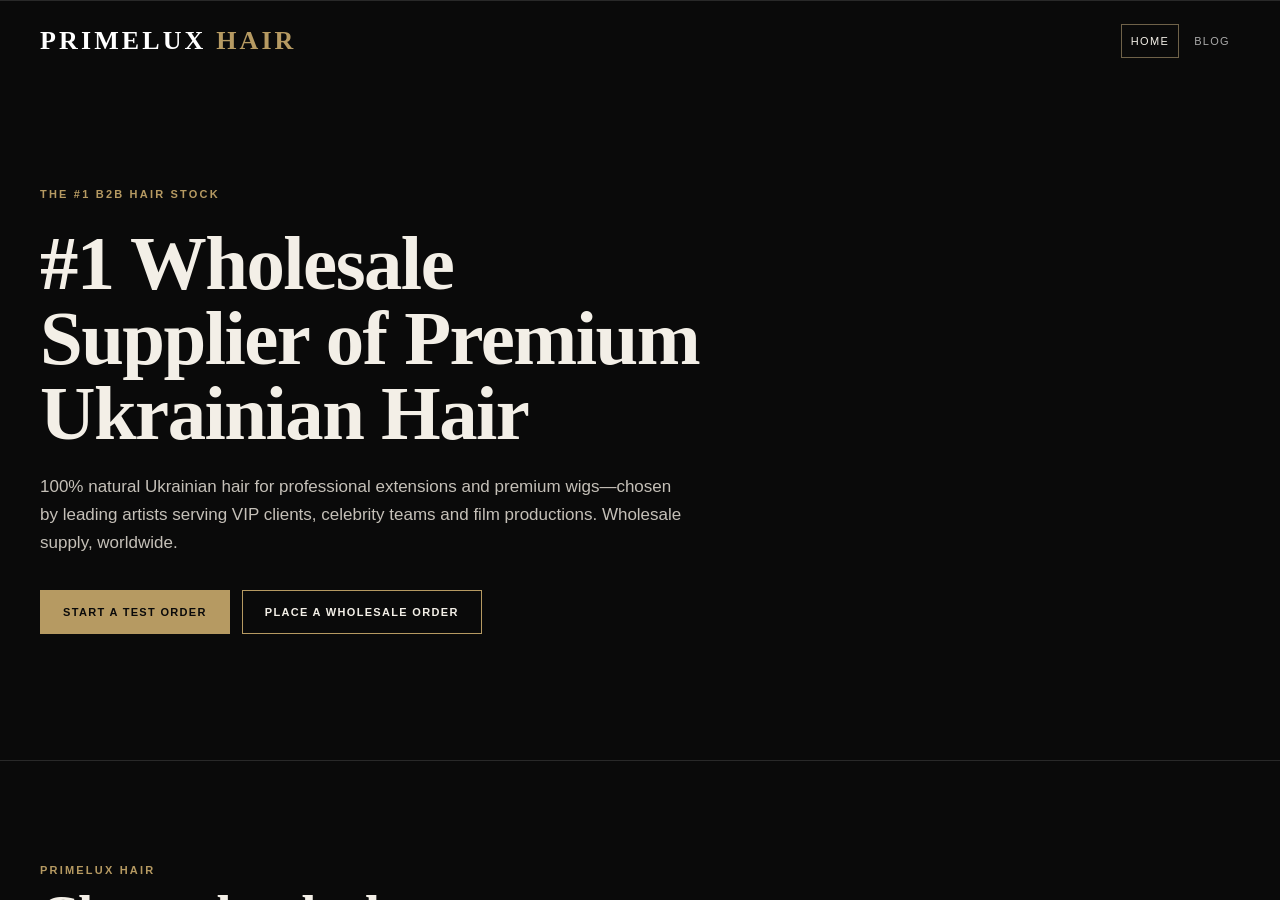
<file: primelux/index.html>
<!doctype html><html lang="en"><head><meta charset="utf-8" /><meta http-equiv="refresh" content="0;url=./en/" /><link rel="canonical" href="https://primeluxhair.com/en/" /></head><body><p><a href="./en/">Continue to PrimeLux Hair</a></p></body></html>
</file>
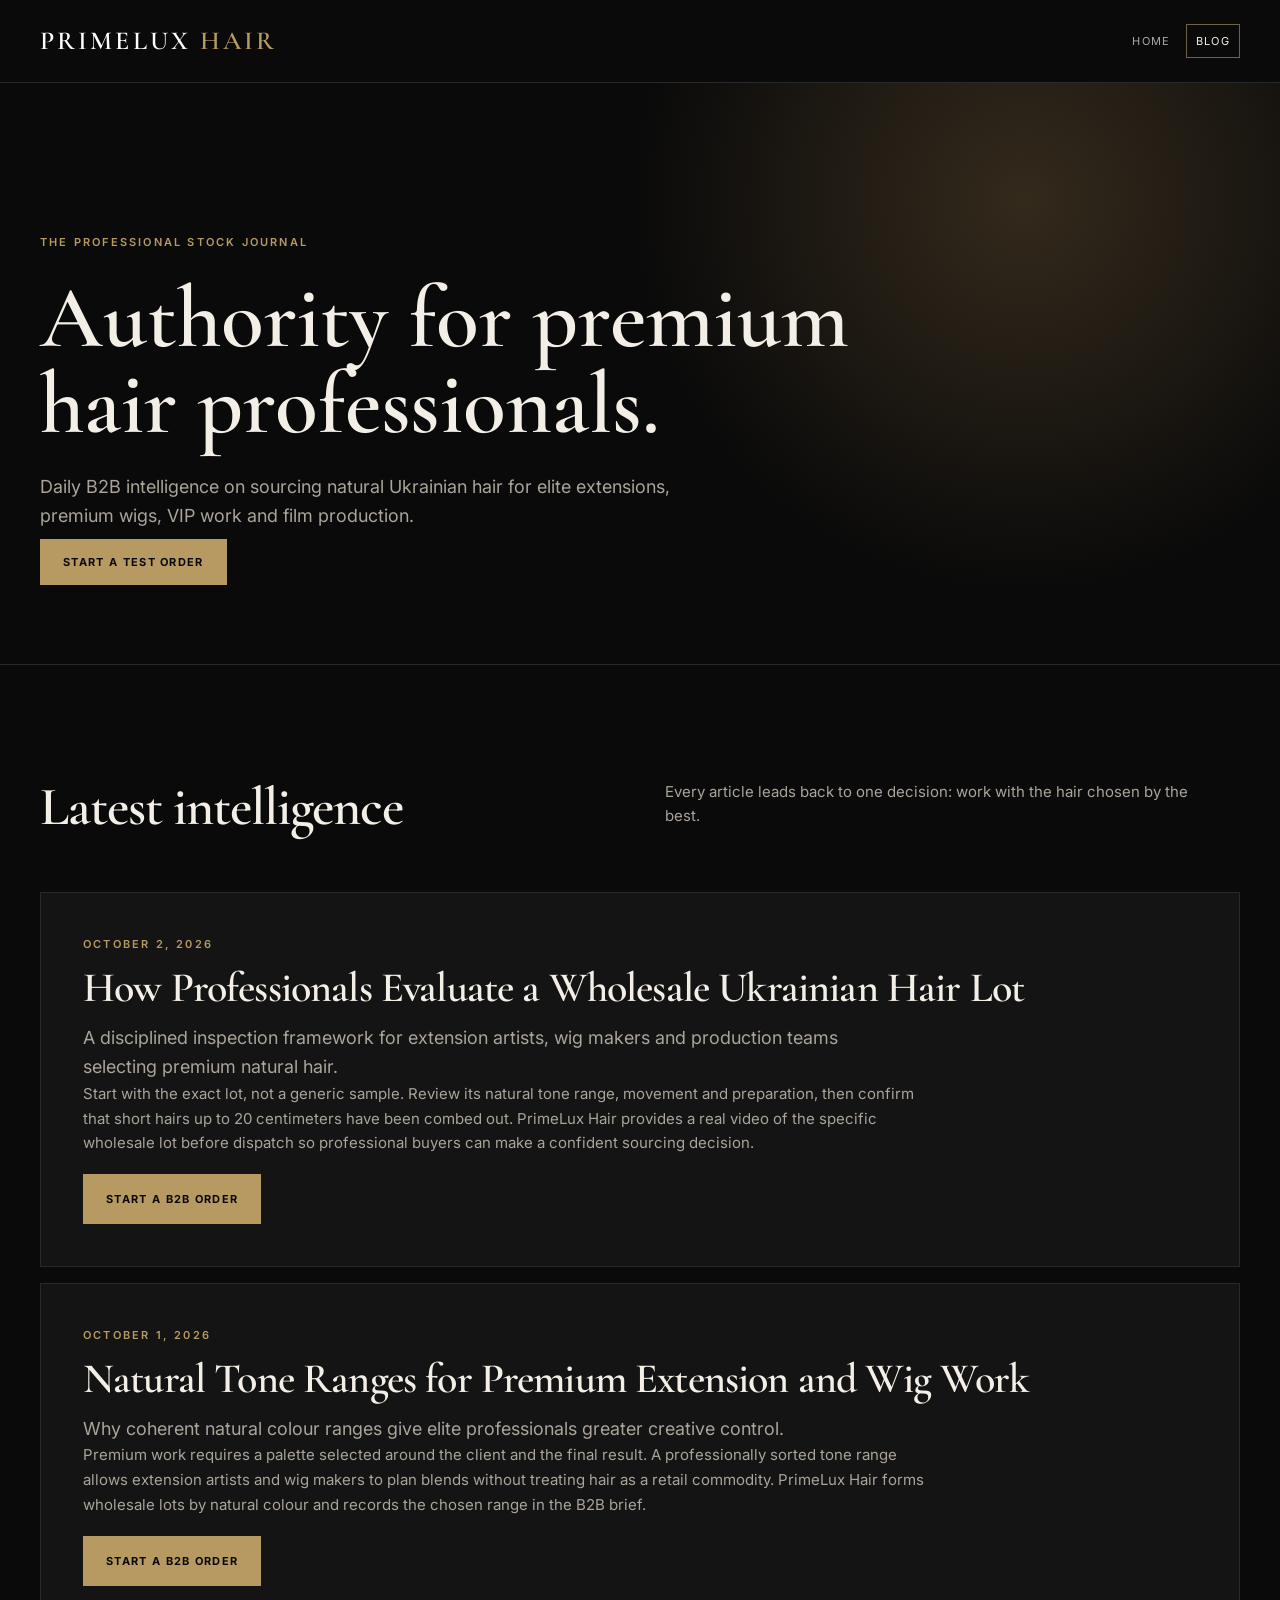
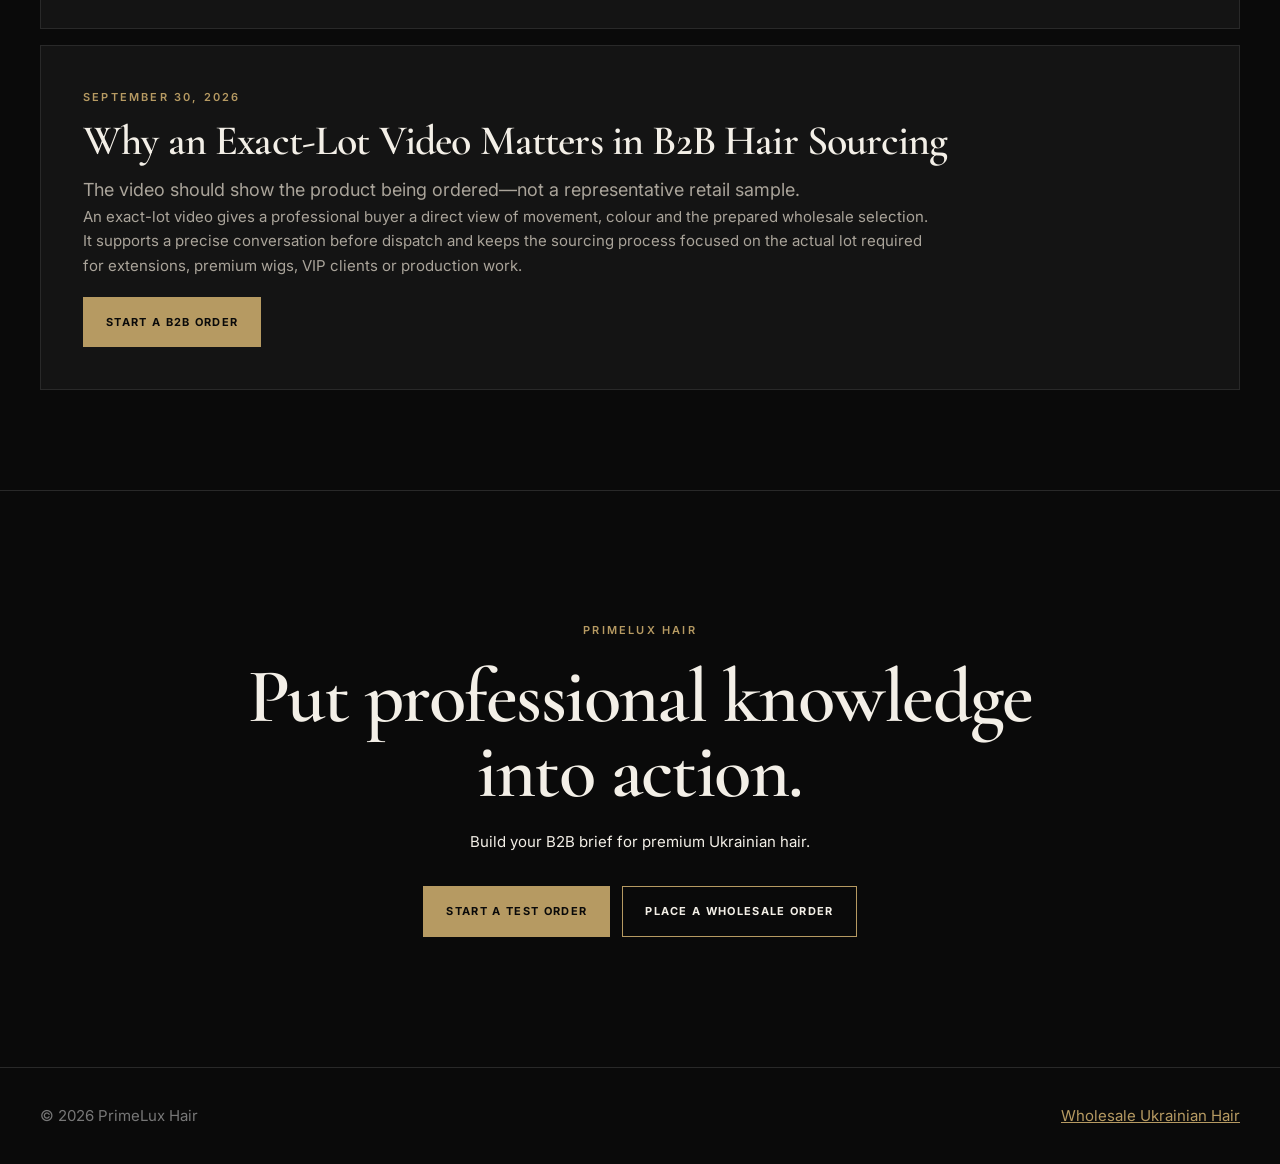
<file: primelux/blog/index.html>
<!doctype html>
<html lang="en">
<head>
  <meta charset="utf-8" />
  <meta name="viewport" content="width=device-width,initial-scale=1" />
  <title>Professional Ukrainian Hair Journal | PrimeLux Hair</title>
  <meta name="description" content="B2B sourcing guidance for premium Ukrainian hair, professional extensions, wig making and film production." />
  <link rel="canonical" href="https://primeluxhair.com/blog/" />
  <link rel="stylesheet" href="../assets/style.css" />
</head>
<body>
  <header class="wrap nav blog-nav"><a class="brand" href="../en/">PRIMELUX <span>HAIR</span></a><nav class="languages"><a href="../en/">HOME</a><a class="active" href="./">BLOG</a></nav></header>
  <main>
    <section class="blog-hero"><div class="wrap"><div class="eyebrow">THE PROFESSIONAL STOCK JOURNAL</div><h1>Authority for premium hair professionals.</h1><p>Daily B2B intelligence on sourcing natural Ukrainian hair for elite extensions, premium wigs, VIP work and film production.</p><a class="btn" href="../en/#order">START A TEST ORDER</a></div></section>
    <section><div class="wrap"><div class="section-head"><h2>Latest intelligence</h2><p>Every article leads back to one decision: work with the hair chosen by the best.</p></div><div id="posts" class="grid blog-posts"></div></div></section>
    <section class="final"><div class="wrap"><div class="eyebrow">PRIMELUX HAIR</div><h2>Put professional knowledge into action.</h2><p>Build your B2B brief for premium Ukrainian hair.</p><div class="actions"><a class="btn" href="../en/#order">START A TEST ORDER</a><a class="btn alt" href="../en/#order">PLACE A WHOLESALE ORDER</a></div></div></section>
  </main>
  <footer><div class="wrap foot"><span>© 2026 PrimeLux Hair</span><a href="../en/">Wholesale Ukrainian Hair</a></div></footer>
  <script src="posts.js"></script>
</body>
</html>
</file>
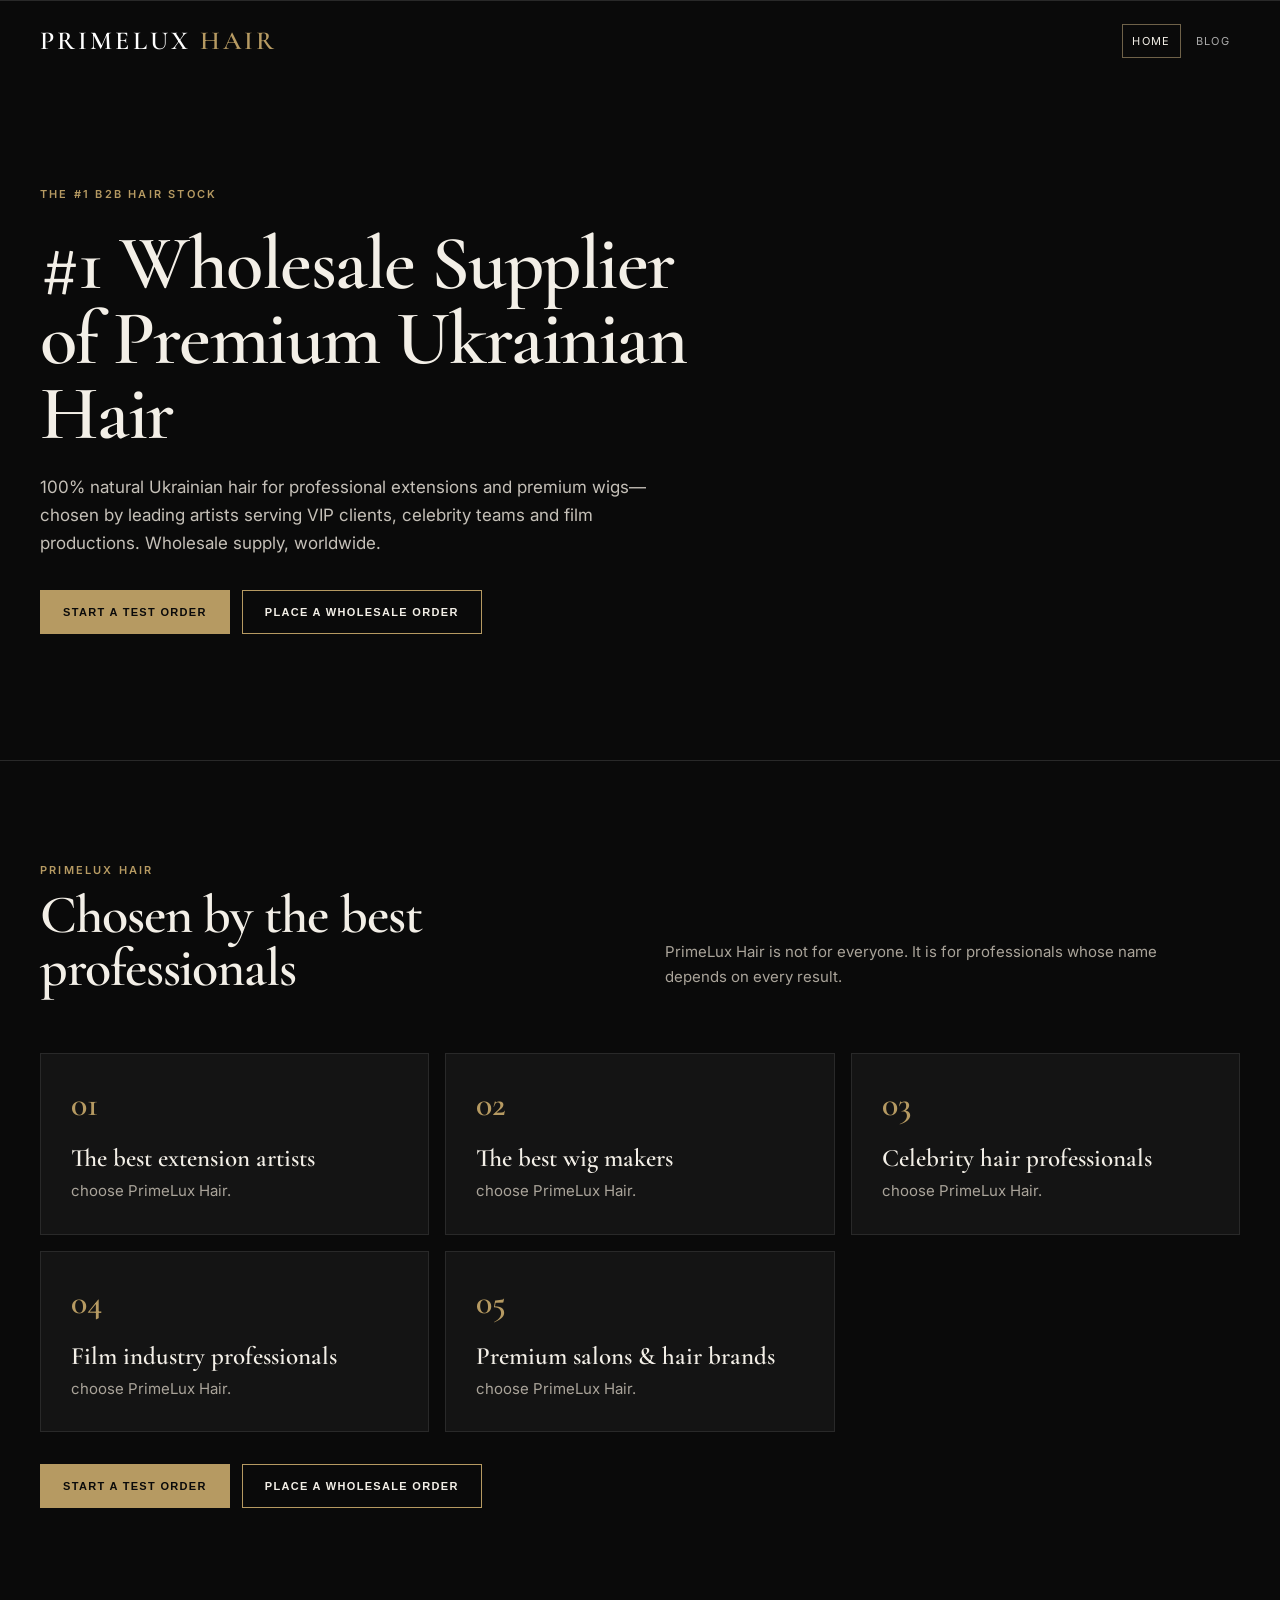
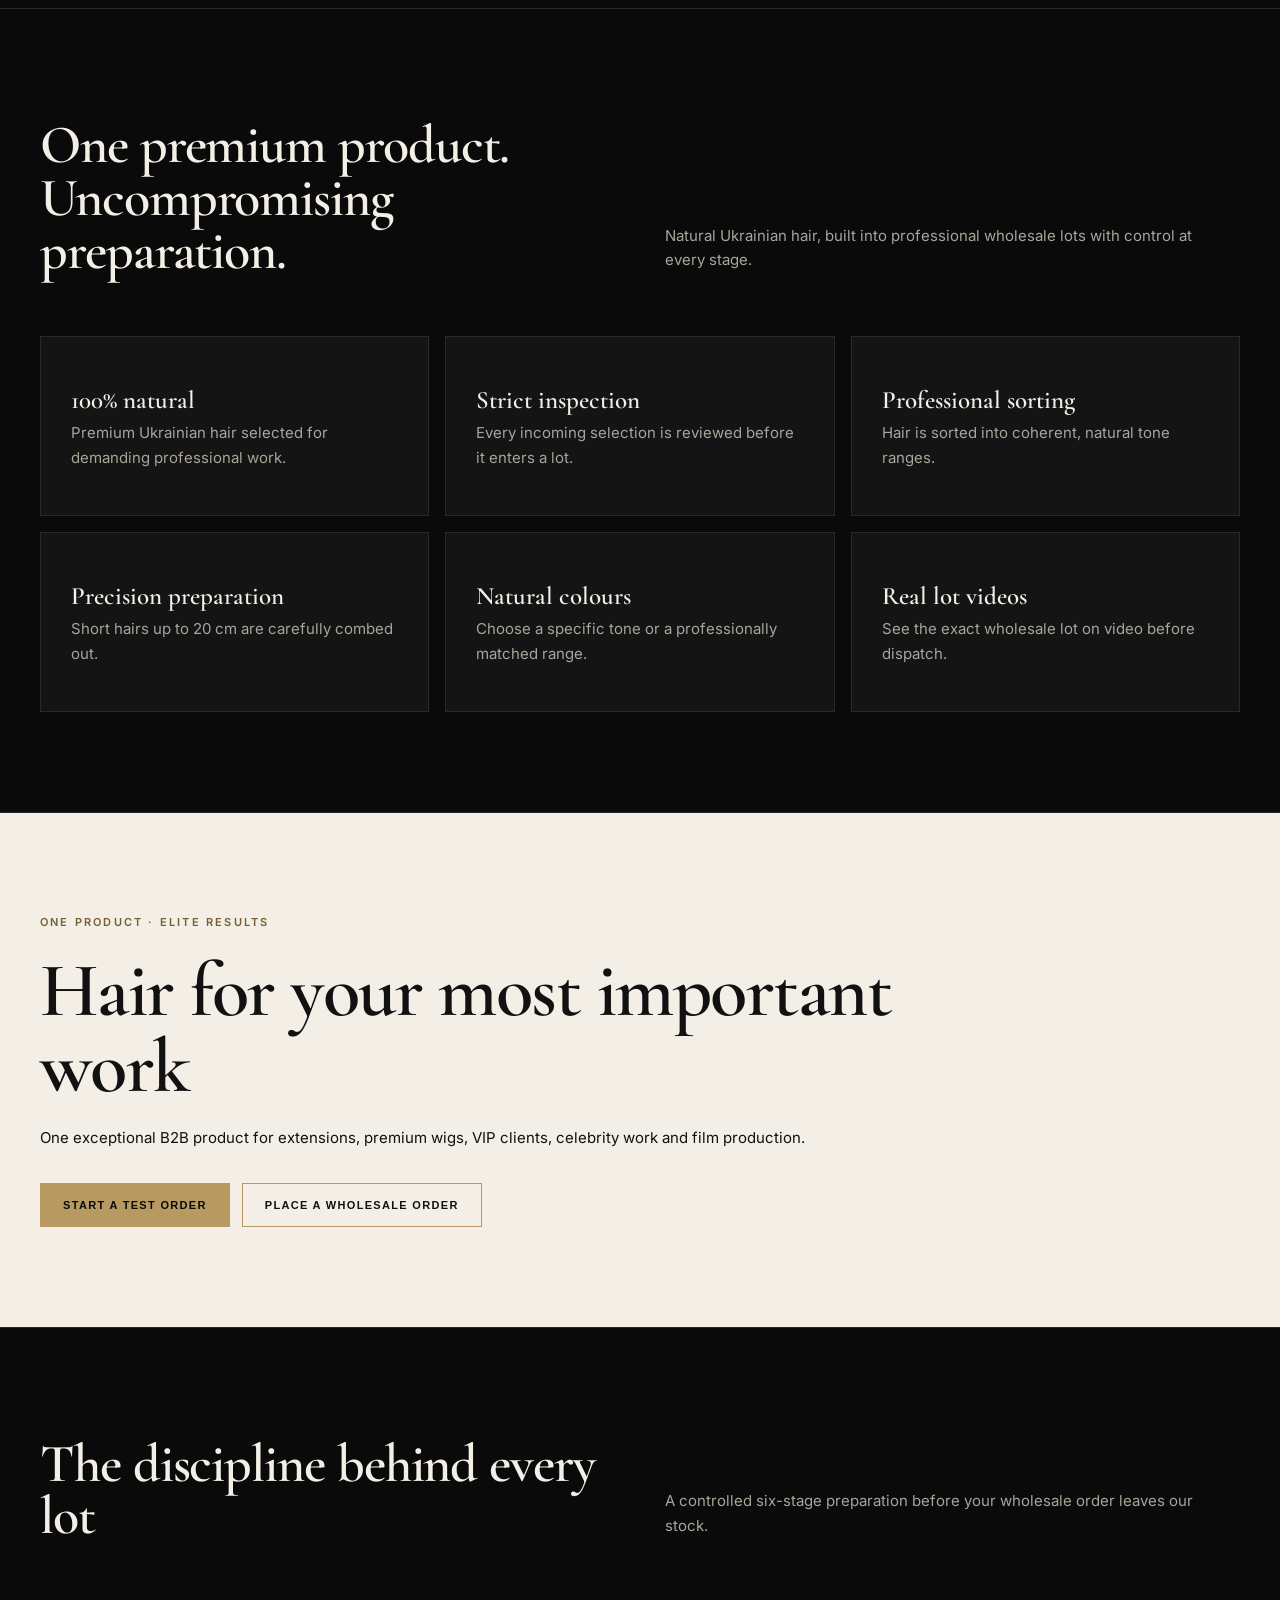
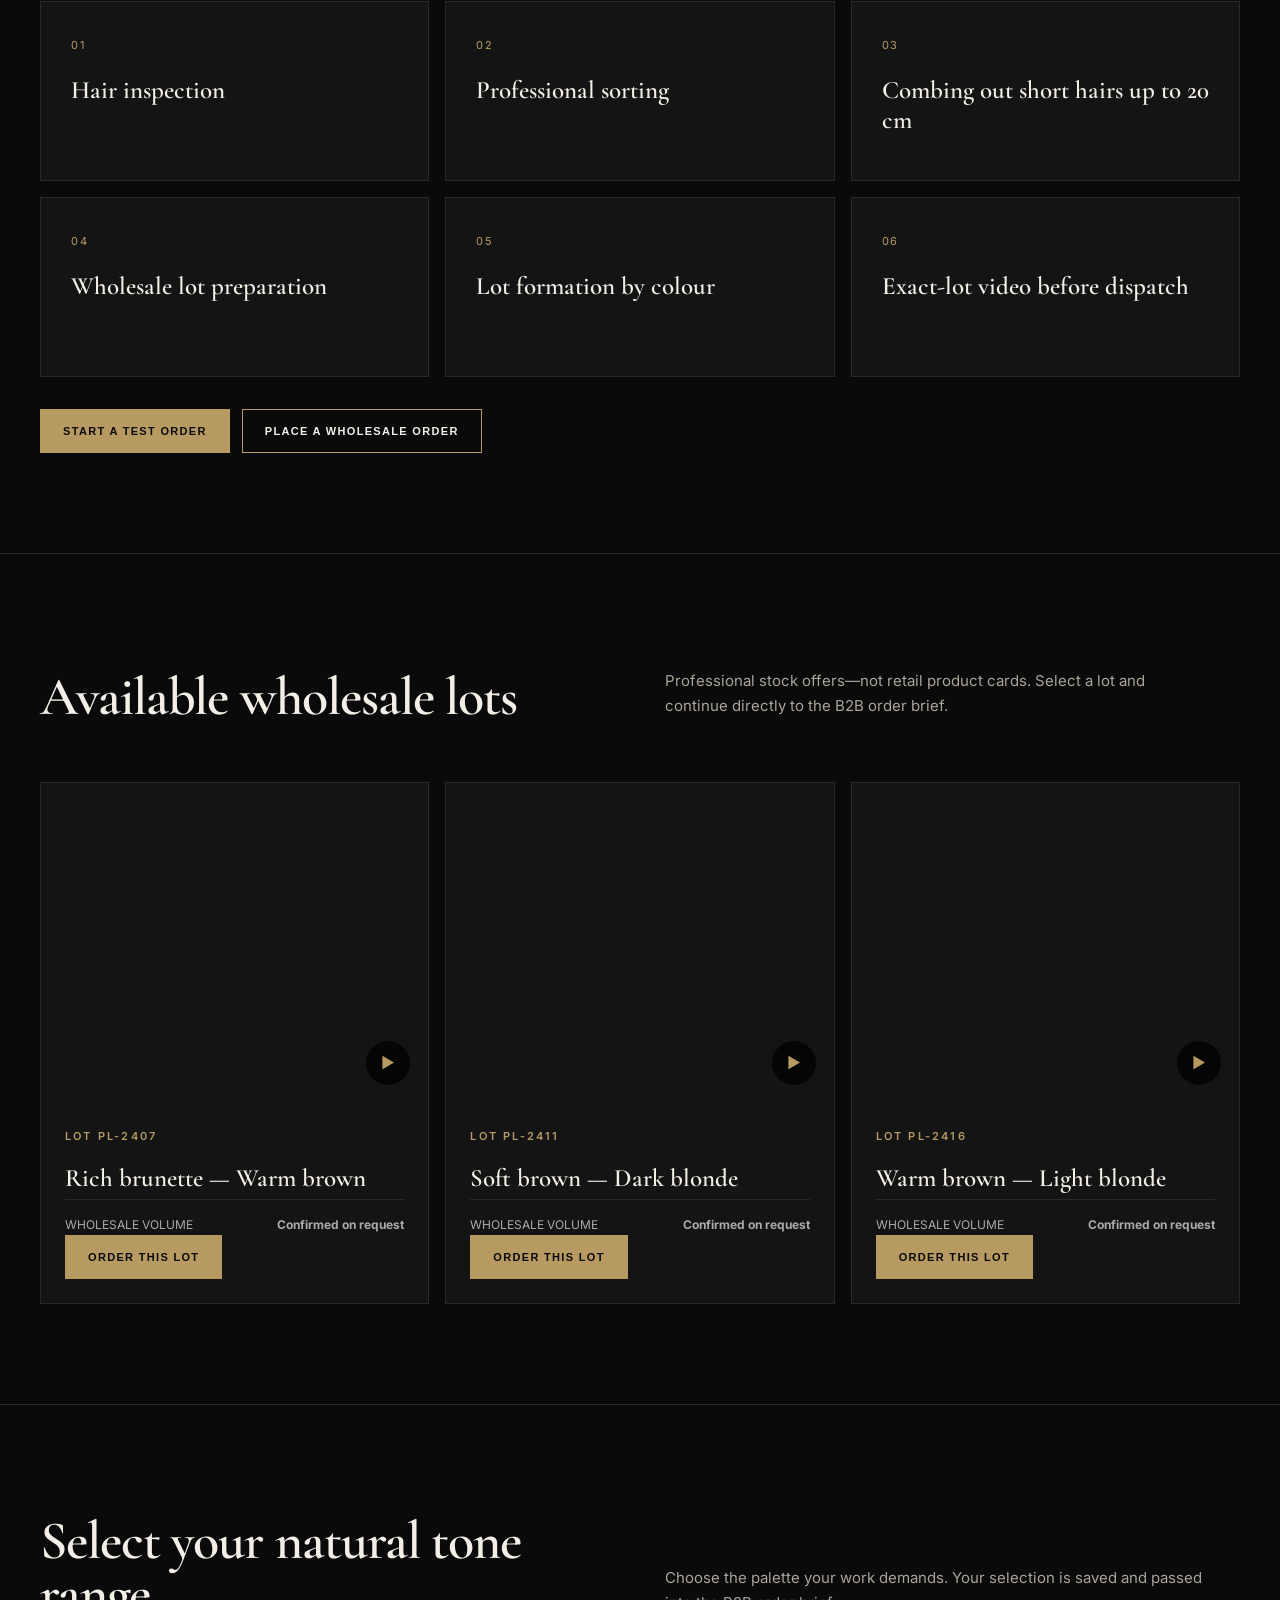
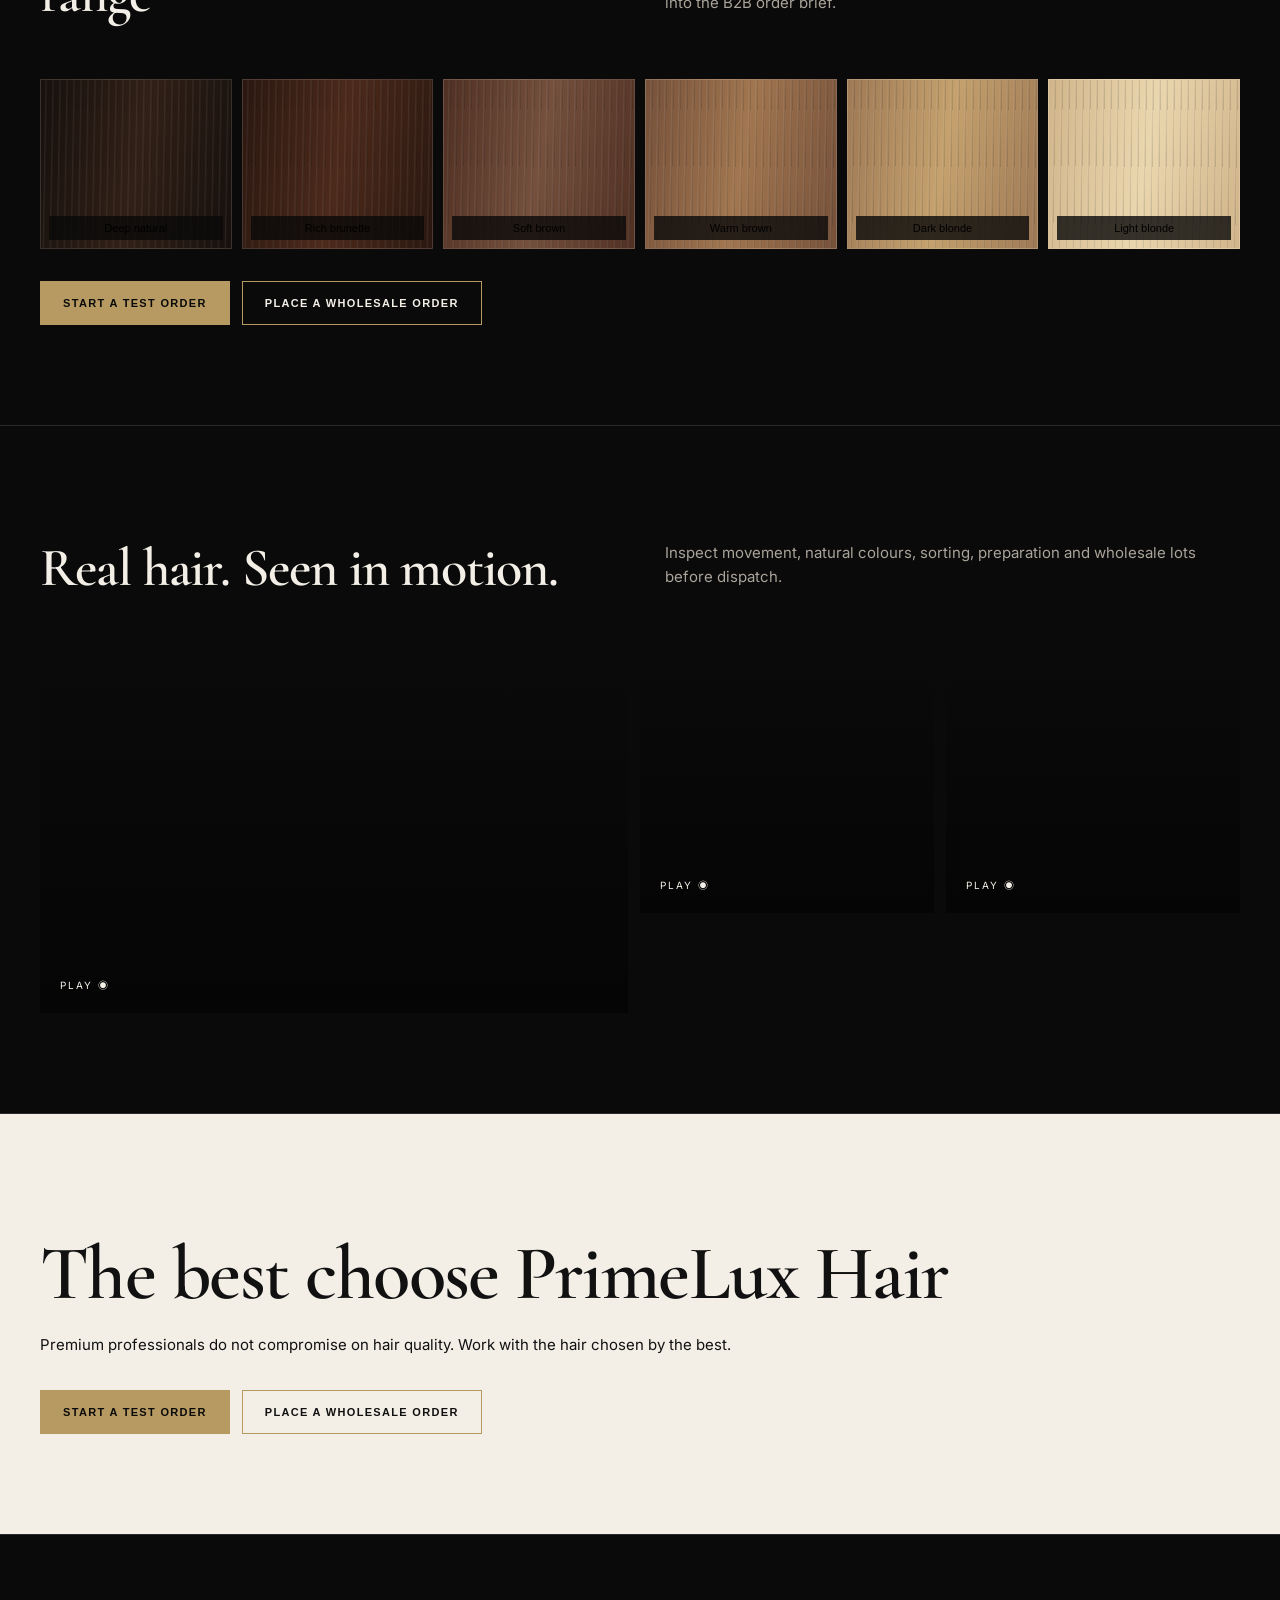
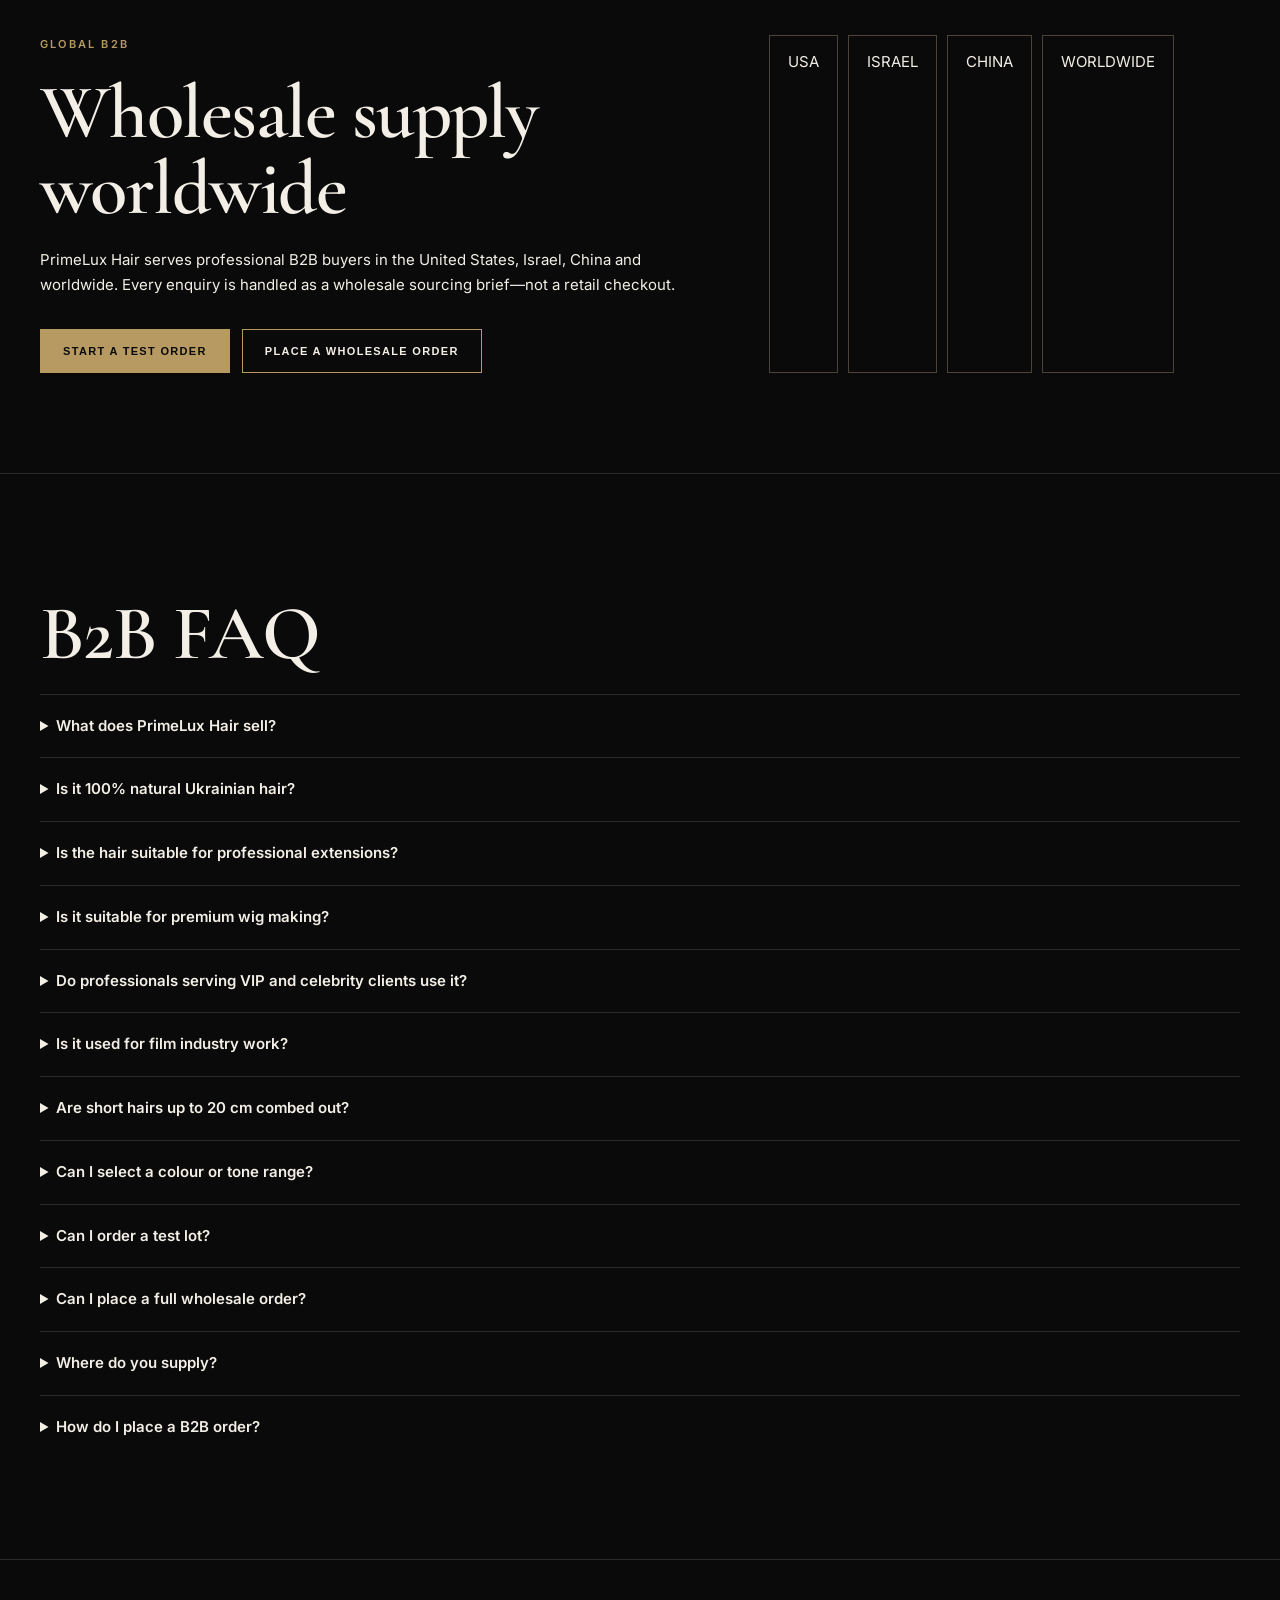
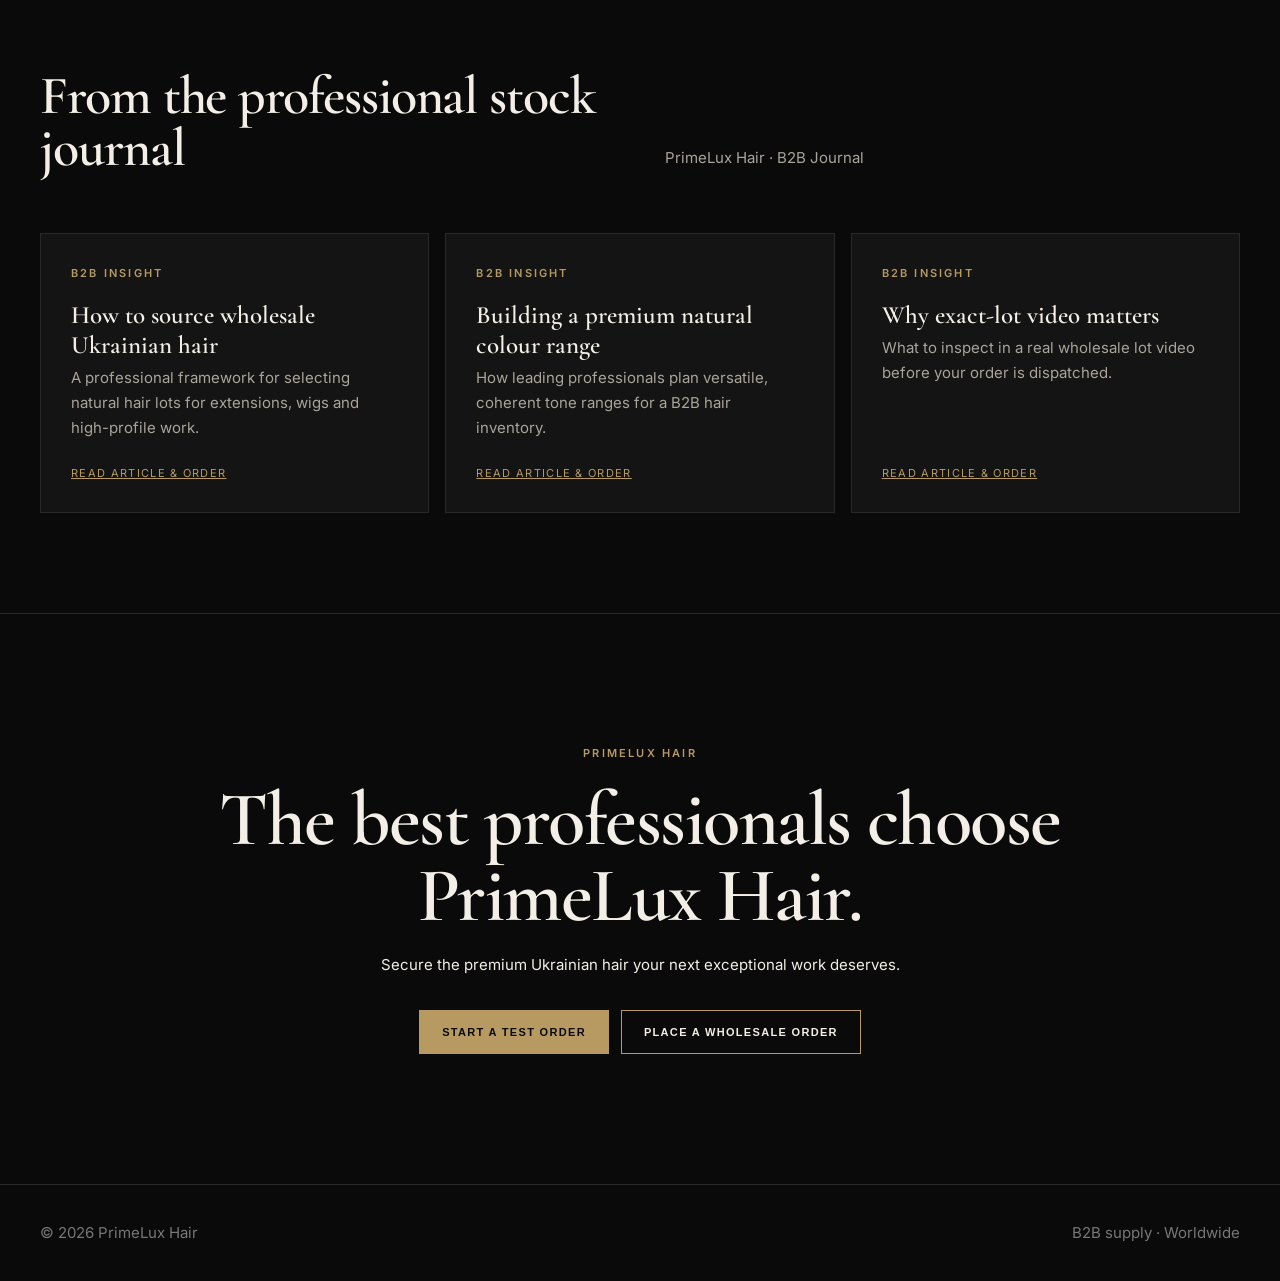
<file: primelux/en/index.html>
<!doctype html><html lang="en" dir="ltr"><head><meta charset="utf-8" /><meta name="viewport" content="width=device-width,initial-scale=1" /><title>#1 Wholesale Supplier of Premium Ukrainian Hair | PrimeLux Hair</title><meta name="description" content="Premium Ukrainian hair wholesale for professional extensions, wigs, VIP clients, celebrity teams and film production. Worldwide B2B supply." /><meta property="og:title" content="#1 Wholesale Supplier of Premium Ukrainian Hair | PrimeLux Hair" /><meta property="og:description" content="Premium Ukrainian hair wholesale for professional extensions, wigs, VIP clients, celebrity teams and film production. Worldwide B2B supply." /><meta property="og:type" content="website" /><meta property="og:image" content="https://images.unsplash.com/photo-1595476108010-b4d1f102b1b1?auto=format&fit=crop&w=1200&q=85" /><link rel="canonical" href="https://primeluxhair.com/en/" /><link rel="alternate" hreflang="en" href="https://primeluxhair.com/en/" /><link rel="alternate" hreflang="x-default" href="https://primeluxhair.com/en/" /><link rel="stylesheet" href="../assets/style.css" /><script type="application/ld+json">{"@context":"https://schema.org","@type":"Organization","name":"PrimeLux Hair","url":"https://primeluxhair.com","description":"Premium Ukrainian hair wholesale for professional extensions, wigs, VIP clients, celebrity teams and film production. Worldwide B2B supply.","areaServed":["US","IL","CN","Worldwide"]}</script></head><body dir="ltr"><div id="app"></div><div id="quiz" class="modal" role="dialog" aria-modal="true"></div><script src="../assets/app.js"></script></body></html>
</file>
<file: primelux/assets/style.css>
@import url('https://fonts.googleapis.com/css2?family=Cormorant+Garamond:wght@500;600&family=Inter:wght@400;500;600&family=Noto+Sans+SC:wght@400;600&family=Noto+Sans+Hebrew:wght@400;600&display=swap');
:root{--ink:#0a0a0a;--graphite:#141414;--milk:#f3efe7;--gold:#b69a62;--muted:#aaa49a;--line:#292929}*{box-sizing:border-box}html{scroll-behavior:smooth}body{margin:0;background:var(--ink);color:var(--milk);font:15px/1.65 Inter,"Noto Sans SC","Noto Sans Hebrew",sans-serif}body[dir=rtl]{text-align:right}.wrap{width:min(1200px,calc(100% - 40px));margin:auto}.nav{height:82px;display:flex;align-items:center;justify-content:space-between;position:absolute;z-index:5;left:0;right:0}.brand{font:600 26px/1 "Cormorant Garamond",serif;letter-spacing:.12em;color:#fff;text-decoration:none}.brand span{color:var(--gold)}.languages{display:flex;gap:5px}.languages a{color:#aaa;text-decoration:none;padding:7px 9px;border:1px solid transparent;font-size:11px;letter-spacing:.12em}.languages a.active{color:var(--milk);border-color:#6f6249}.hero{min-height:760px;display:grid;align-items:end;padding:130px 0 72px;position:relative;overflow:hidden}.hero-media{position:absolute;inset:0 0 0 49%;background:linear-gradient(90deg,#0a0a0a00,#0a0a0a22),url('https://images.unsplash.com/photo-1595476108010-b4d1f102b1b1?auto=format&fit=crop&w=1400&q=85') center/cover}.hero-media:after{content:"";position:absolute;inset:0;background:linear-gradient(90deg,#0a0a0a 0%,transparent 45%),linear-gradient(0deg,#0a0a0a 0%,transparent 45%)}.hero-copy{position:relative;z-index:2;width:min(690px,65%)}.eyebrow{color:var(--gold);text-transform:uppercase;letter-spacing:.2em;font-size:11px;font-weight:600}.hero h1,h2{font:600 clamp(44px,6vw,82px)/.98 "Cormorant Garamond",serif;letter-spacing:-.02em;margin:22px 0}.hero p{max-width:650px;color:#c5c0b8;font-size:17px}.actions{display:flex;gap:12px;flex-wrap:wrap;margin-top:32px}.btn{border:1px solid var(--gold);background:var(--gold);color:#0a0a0a;padding:15px 22px;text-decoration:none;text-transform:uppercase;letter-spacing:.12em;font-size:11px;font-weight:700;cursor:pointer}.btn.alt{background:transparent;color:var(--milk)}section{padding:100px 0;border-top:1px solid var(--line)}.section-head{display:grid;grid-template-columns:1fr 1fr;gap:50px;align-items:end;margin-bottom:48px}.section-head h2{font-size:54px;margin:10px 0}.section-head p{color:var(--muted);max-width:540px}.grid{display:grid;grid-template-columns:repeat(3,1fr);gap:16px}.card{background:var(--graphite);border:1px solid var(--line);padding:30px;min-height:180px}.card .num{color:var(--gold);font:600 34px "Cormorant Garamond"}.card h3{font:600 25px "Cormorant Garamond";margin:18px 0 6px}.card p{color:var(--muted);margin:0}.statement{background:var(--milk);color:#111}.statement h2{max-width:1000px}.statement .eyebrow{color:#765f30}.statement .btn.alt{color:#111}.process{counter-reset:step}.process .card:before{counter-increment:step;content:"0" counter(step);color:var(--gold);font-size:11px;letter-spacing:.15em}.lots{grid-template-columns:repeat(3,1fr)}.lot{padding:0;overflow:hidden}.lot-media{height:320px;background-position:center;background-size:cover;position:relative}.lot-media:after{content:"▶";position:absolute;right:18px;bottom:18px;width:44px;height:44px;border-radius:50%;background:#000b;display:grid;place-items:center;color:var(--gold)}.lot-body{padding:24px}.meta{display:flex;justify-content:space-between;color:#aaa;font-size:12px;border-top:1px solid var(--line);padding-top:15px}.swatches{display:grid;grid-template-columns:repeat(6,1fr);gap:10px}.swatch{height:170px;border:1px solid #ffffff22;cursor:pointer;position:relative;background:linear-gradient(100deg,var(--c1),var(--c2),var(--c1));overflow:hidden}.swatch:after{content:"";position:absolute;inset:0;background:repeating-linear-gradient(91deg,transparent 0 4px,#fff1 5px,#0002 7px)}.swatch span{position:absolute;z-index:1;bottom:8px;inset-inline:8px;background:#090909cc;padding:6px;text-align:center;font-size:11px}.swatch.selected{outline:2px solid var(--gold);outline-offset:3px}.video-grid{display:grid;grid-template-columns:2fr 1fr 1fr;gap:12px}.video-tile{height:360px;background-position:center;background-size:cover;position:relative}.video-tile:after{content:"PLAY  ◉";position:absolute;bottom:20px;left:20px;letter-spacing:.2em;font-size:10px}.video-tile:nth-child(n+2){height:260px}.world{display:grid;grid-template-columns:1.4fr 1fr;gap:70px}.markets{display:flex;gap:10px;flex-wrap:wrap}.markets span{border:1px solid #4a4338;padding:14px 18px}.faq details{border-top:1px solid var(--line);padding:19px 0}.faq summary{cursor:pointer;font-weight:600}.faq p{color:var(--muted);max-width:800px}.blog .card{min-height:280px;display:flex;flex-direction:column}.blog a{color:var(--gold);margin-top:auto;text-transform:uppercase;font-size:11px;letter-spacing:.12em}.final{text-align:center;padding:130px 0}.final h2{max-width:900px;margin:20px auto}.final .actions{justify-content:center}footer{border-top:1px solid var(--line);padding:36px 0;color:#777}.foot{display:flex;justify-content:space-between}.modal{position:fixed;z-index:20;inset:0;background:#050505ee;display:none;overflow:auto}.modal.open{display:block}.quiz{width:min(760px,calc(100% - 30px));margin:40px auto;background:#111;border:1px solid #383329;padding:35px}.quiz-top{display:flex;justify-content:space-between;align-items:center}.close{background:none;border:0;color:white;font-size:30px;cursor:pointer}.progress{height:2px;background:#333;margin:20px 0 35px}.progress i{display:block;background:var(--gold);height:100%;transition:.3s}.step{display:none}.step.active{display:block}.step h3{font:600 34px "Cormorant Garamond"}.options{display:grid;grid-template-columns:1fr 1fr;gap:10px}.option{padding:16px;border:1px solid #3d3a34;cursor:pointer}.option:has(input:checked){border-color:var(--gold);background:#1e1b15}.option input{margin-inline-end:8px}label.field{display:block;margin:15px 0;color:#bbb}input,select,textarea{width:100%;background:#080808;border:1px solid #3d3a34;color:#fff;padding:14px;margin-top:6px;font:inherit}.quiz-nav{display:flex;justify-content:space-between;margin-top:28px}.status{color:var(--gold);padding:30px;text-align:center}.hp{position:absolute;left:-9999px}.toast{position:fixed;z-index:30;bottom:20px;left:50%;transform:translateX(-50%);background:var(--gold);color:#111;padding:12px 20px;display:none}@media(max-width:800px){.hero{min-height:780px}.hero-media{inset:0;opacity:.38}.hero-copy{width:100%}.section-head,.world{grid-template-columns:1fr}.grid,.lots{grid-template-columns:1fr}.swatches{grid-template-columns:repeat(3,1fr)}.video-grid{grid-template-columns:1fr 1fr}.video-tile:first-child{grid-column:1/-1}.hero h1{font-size:50px}.section-head h2{font-size:42px}section{padding:72px 0}.options{grid-template-columns:1fr}.nav{height:70px}.brand{font-size:20px}.languages a{padding:5px}.foot{display:block}}@media(max-width:480px){.wrap{width:min(100% - 28px,1200px)}.btn{width:100%;text-align:center}.swatches{grid-template-columns:repeat(2,1fr)}.video-grid{display:block}.video-tile{margin-bottom:12px}.quiz{padding:22px;margin:15px auto}.hero h1{font-size:43px}}
.blog-nav{position:relative}.blog-hero{padding:150px 0 90px;background:radial-gradient(circle at 80% 20%,#342a1c 0,transparent 35%)}.blog-hero h1{font:600 clamp(48px,7vw,88px)/.98 "Cormorant Garamond",serif;max-width:850px;margin:24px 0}.blog-hero p{color:var(--muted);font-size:18px;max-width:700px}.blog-posts{grid-template-columns:1fr}.post-card{min-height:0;padding:42px}.post-card h2{font-size:42px;margin:14px 0}.post-excerpt{font-size:18px;max-width:800px}.post-body{max-width:850px}.post-card .btn{display:inline-block;margin-top:18px}footer a{color:var(--gold)}
</file>
